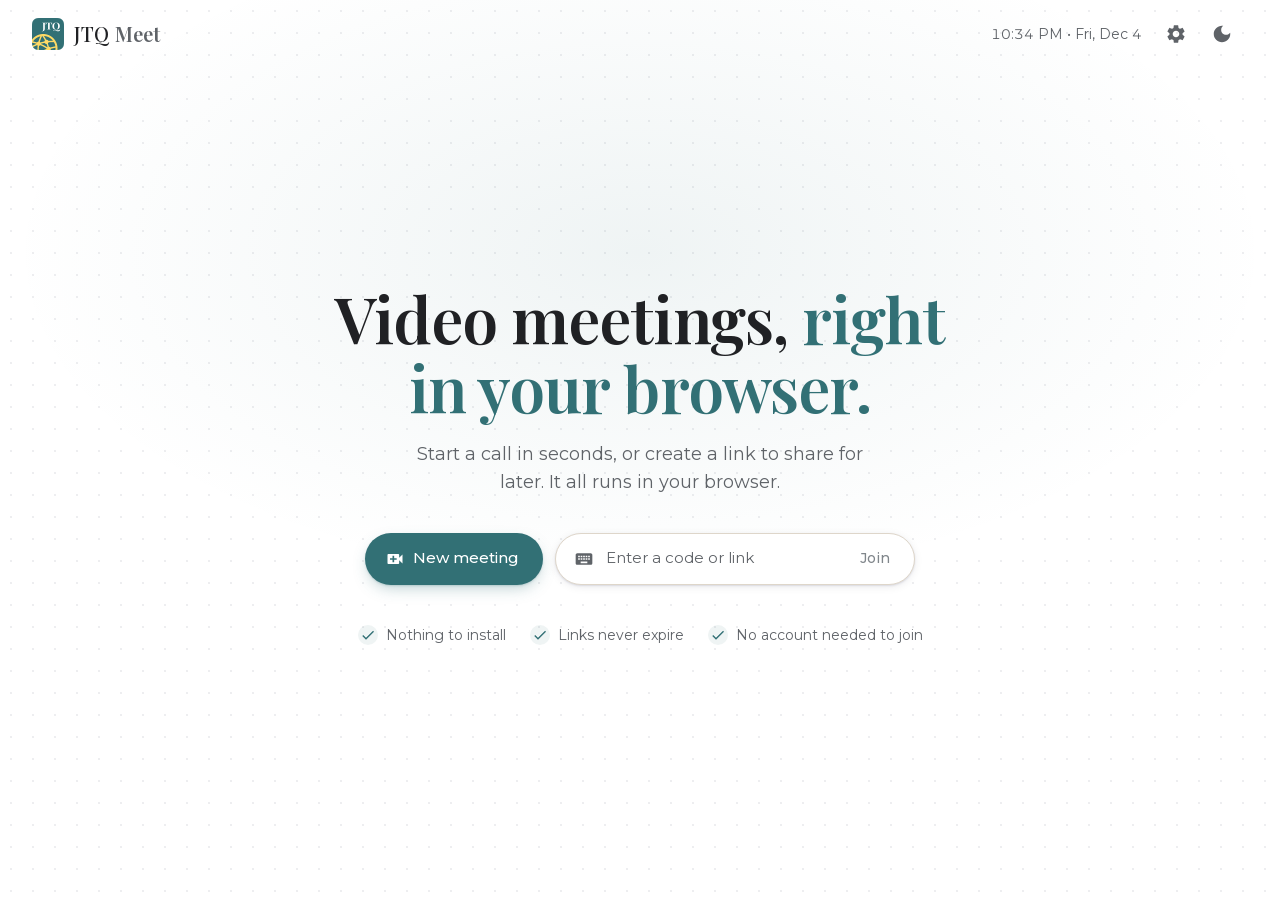
<file: index.html>
<!doctype html>
<html lang="en">
  <head>
    <meta charset="UTF-8" />
    <meta name="viewport" content="width=device-width, initial-scale=1.0, viewport-fit=cover" />
    <meta name="color-scheme" content="light dark" />
    <meta name="theme-color" media="(prefers-color-scheme: light)" content="#ffffff" />
    <meta name="theme-color" media="(prefers-color-scheme: dark)" content="#202124" />
    <meta name="description" content="JTQ Meet — video meetings in your browser. No downloads, just a link you can share." />
    <title>JTQ Meet</title>
    <link rel="icon" href="/favicon.ico" sizes="16x16 32x32 48x48" />
    <link rel="icon" href="/favicon-32.png" type="image/png" sizes="32x32" />
    <link rel="icon" href="/favicon-16.png" type="image/png" sizes="16x16" />
    <link rel="apple-touch-icon" href="/apple-touch-icon.png" />
    <link rel="manifest" href="/manifest.json" />
    <link rel="preload" href="/assets/playfair-latin-wght.woff2" as="font" type="font/woff2" crossorigin />
    <link rel="preload" href="/assets/montserrat-latin-wght.woff2" as="font" type="font/woff2" crossorigin />
    <script>
      // Apply the saved theme before first paint to avoid a flash.
      (function () {
        try {
          var t = (localStorage.getItem('pm.theme') || '').replace(/"/g, '');
          if (t === 'light' || t === 'dark') document.documentElement.dataset.theme = t;
        } catch (e) { /* private mode */ }
      })();
    </script>
    <script src="https://js.puter.com/v2/"></script>
    <script type="module" crossorigin src="/assets/jtqmeet.js"></script>
    <link rel="stylesheet" href="/assets/jtqmeet.css">
  </head>
  <body>
    <div id="app" class="app"></div>
    <div id="toasts" class="toasts" role="status" aria-live="polite"></div>
  </body>
</html>
</file>
<file: assets/jtqmeet.css>
@font-face{font-family:"Montserrat Variable";font-style:normal;font-display:swap;font-weight:400 700;src:url(/assets/montserrat-latin-wght.woff2) format("woff2-variations")}
@font-face{font-family:"Playfair Display Variable";font-style:normal;font-display:swap;font-weight:500 700;src:url(/assets/playfair-latin-wght.woff2) format("woff2-variations")}
@font-face{font-family:Inter Variable;font-style:normal;font-display:swap;font-weight:100 900;src:url(/assets/inter-cyrillic-ext-wght-normal-BOeWTOD4.woff2) format("woff2-variations");unicode-range:U+0460-052F,U+1C80-1C8A,U+20B4,U+2DE0-2DFF,U+A640-A69F,U+FE2E-FE2F}@font-face{font-family:Inter Variable;font-style:normal;font-display:swap;font-weight:100 900;src:url(/assets/inter-cyrillic-wght-normal-DqGufNeO.woff2) format("woff2-variations");unicode-range:U+0301,U+0400-045F,U+0490-0491,U+04B0-04B1,U+2116}@font-face{font-family:Inter Variable;font-style:normal;font-display:swap;font-weight:100 900;src:url(/assets/inter-greek-ext-wght-normal-DlzME5K_.woff2) format("woff2-variations");unicode-range:U+1F00-1FFF}@font-face{font-family:Inter Variable;font-style:normal;font-display:swap;font-weight:100 900;src:url(/assets/inter-greek-wght-normal-CkhJZR-_.woff2) format("woff2-variations");unicode-range:U+0370-0377,U+037A-037F,U+0384-038A,U+038C,U+038E-03A1,U+03A3-03FF}@font-face{font-family:Inter Variable;font-style:normal;font-display:swap;font-weight:100 900;src:url(/assets/inter-vietnamese-wght-normal-CBcvBZtf.woff2) format("woff2-variations");unicode-range:U+0102-0103,U+0110-0111,U+0128-0129,U+0168-0169,U+01A0-01A1,U+01AF-01B0,U+0300-0301,U+0303-0304,U+0308-0309,U+0323,U+0329,U+1EA0-1EF9,U+20AB}@font-face{font-family:Inter Variable;font-style:normal;font-display:swap;font-weight:100 900;src:url(/assets/inter-latin-ext-wght-normal-DO1Apj_S.woff2) format("woff2-variations");unicode-range:U+0100-02BA,U+02BD-02C5,U+02C7-02CC,U+02CE-02D7,U+02DD-02FF,U+0304,U+0308,U+0329,U+1D00-1DBF,U+1E00-1E9F,U+1EF2-1EFF,U+2020,U+20A0-20AB,U+20AD-20C0,U+2113,U+2C60-2C7F,U+A720-A7FF}@font-face{font-family:Inter Variable;font-style:normal;font-display:swap;font-weight:100 900;src:url(/assets/inter-latin-wght-normal-Dx4kXJAl.woff2) format("woff2-variations");unicode-range:U+0000-00FF,U+0131,U+0152-0153,U+02BB-02BC,U+02C6,U+02DA,U+02DC,U+0304,U+0308,U+0329,U+2000-206F,U+20AC,U+2122,U+2191,U+2193,U+2212,U+2215,U+FEFF,U+FFFD}:root{color-scheme:light;--brand: #327075;--accent: #327075;--accent-hover: #3e848b;--accent-soft: rgba(50, 112, 117, .08);--accent-contrast: #ffffff;--danger: #ea4335;--danger-hover: #d33427;--danger-soft: rgba(234, 67, 53, .12);--danger-contrast: #ffffff;--danger-text: #c5221f;--success: #34a853;--warning: #f9ab00;--stage-accent: #8fb3b6;--stage-accent-ink: #1d3d40;--bg: #ffffff;--bg-subtle: #f7f2eb;--surface: #ffffff;--surface-2: #f0eae1;--surface-3: #e7dfd4;--surface-raised: #ffffff;--backdrop: rgba(32, 33, 36, .5);--stage-bg: #202124;--stage-tile: #3c4043;--stage-text: #e8eaed;--stage-muted: #9aa0a6;--stage-control: rgba(255, 255, 255, .1);--stage-control-hover: rgba(255, 255, 255, .18);--stage-border: rgba(255, 255, 255, .12);--text: #202124;--text-secondary: #5f6368;--text-tertiary: #80868b;--border: #ded6ca;--border-strong: #bdb4a7;--shadow-1: 0 1px 2px rgba(9, 14, 46, .1), 0 2px 8px rgba(9, 14, 46, .08);--shadow-2: 0 2px 6px rgba(9, 14, 46, .12), 0 8px 24px rgba(9, 14, 46, .12);--shadow-3: 0 4px 12px rgba(9, 14, 46, .14), 0 16px 48px rgba(9, 14, 46, .18);--radius-sm: 8px;--radius-md: 16px;--radius-lg: 20px;--radius-xl: 28px;--radius-pill: 999px;--control-size: 48px;--panel-width: 360px;--ease: cubic-bezier(.2, 0, 0, 1);--dur-fast: .12s;--dur: .2s;--dur-slow: .32s;--font: "Montserrat Variable", "Inter Variable", "Segoe UI", system-ui, -apple-system, Roboto, "Helvetica Neue", sans-serif}:root[data-theme=dark]{color-scheme:dark;--accent: #83b6ba;--accent-hover: #9bc9cd;--accent-soft: rgba(131, 182, 186, .15);--accent-contrast: #0f2a2d;--danger: #f28b82;--danger-hover: #f6aea9;--danger-soft: rgba(242, 139, 130, .15);--danger-contrast: #202124;--danger-text: #f28b82;--success: #81c995;--warning: #fdd663;--bg: #202124;--bg-subtle: #202124;--surface: #292a2d;--surface-2: #3c4043;--surface-3: #44474b;--surface-raised: #303134;--backdrop: rgba(0, 0, 0, .6);--stage-bg: #17181b;--stage-tile: #303134;--text: #e8eaed;--text-secondary: #9aa0a6;--text-tertiary: #80868b;--border: #3c4043;--border-strong: #5f6368;--shadow-1: 0 1px 2px rgba(0, 0, 0, .4), 0 2px 8px rgba(0, 0, 0, .28);--shadow-2: 0 2px 6px rgba(0, 0, 0, .45), 0 8px 24px rgba(0, 0, 0, .32);--shadow-3: 0 4px 12px rgba(0, 0, 0, .5), 0 16px 48px rgba(0, 0, 0, .4)}@media(prefers-color-scheme:dark){:root:not([data-theme]){color-scheme:dark;--accent: #83b6ba;--accent-hover: #9bc9cd;--accent-soft: rgba(131, 182, 186, .15);--accent-contrast: #0f2a2d;--danger: #f28b82;--danger-hover: #f6aea9;--danger-soft: rgba(242, 139, 130, .15);--danger-contrast: #202124;--danger-text: #f28b82;--success: #81c995;--warning: #fdd663;--bg: #202124;--bg-subtle: #202124;--surface: #292a2d;--surface-2: #3c4043;--surface-3: #44474b;--surface-raised: #303134;--backdrop: rgba(0, 0, 0, .6);--stage-bg: #17181b;--stage-tile: #303134;--text: #e8eaed;--text-secondary: #9aa0a6;--text-tertiary: #80868b;--border: #3c4043;--border-strong: #5f6368;--shadow-1: 0 1px 2px rgba(0, 0, 0, .4), 0 2px 8px rgba(0, 0, 0, .28);--shadow-2: 0 2px 6px rgba(0, 0, 0, .45), 0 8px 24px rgba(0, 0, 0, .32);--shadow-3: 0 4px 12px rgba(0, 0, 0, .5), 0 16px 48px rgba(0, 0, 0, .4)}}*,*:before,*:after{box-sizing:border-box}html,body{margin:0;padding:0;height:100%}body{font-family:var(--font);font-size:14px;line-height:1.5;color:var(--text);background:var(--bg);-webkit-font-smoothing:antialiased;overflow:hidden}.app{height:100%;height:100dvh}button{font:inherit;color:inherit;border:none;background:none;cursor:pointer;padding:0}input,select,textarea{font:inherit;color:inherit}img,video{max-width:100%;display:block}:focus-visible{outline:2px solid var(--accent);outline-offset:2px}::selection{background:var(--accent-soft)}@media(prefers-reduced-motion:reduce){*,*:before,*:after{animation-duration:.01ms!important;animation-iteration-count:1!important;transition-duration:.01ms!important}}.btn{display:inline-flex;align-items:center;justify-content:center;gap:8px;padding:0 24px;height:48px;border-radius:var(--radius-pill);font-weight:500;font-size:15px;white-space:nowrap;transition:background var(--dur-fast) var(--ease),box-shadow var(--dur-fast) var(--ease);user-select:none}.btn:disabled{opacity:.5;cursor:default;pointer-events:none}.btn svg{width:20px;height:20px;flex:none}.btn-primary{background:var(--accent);color:var(--accent-contrast)}.btn-primary:hover{background:var(--accent-hover);box-shadow:var(--shadow-1)}.btn-tonal{background:var(--accent-soft);color:var(--accent)}.btn-tonal:hover{background:var(--accent-soft);filter:brightness(.97)}.btn-outline{background:transparent;color:var(--accent);border:1px solid var(--border)}.btn-outline:hover{background:var(--accent-soft)}.btn-text{background:transparent;color:var(--accent);padding:0 16px}.btn-text:hover{background:var(--accent-soft)}.btn-danger{background:var(--danger);color:#fff}.btn-danger:hover{background:var(--danger-hover)}.icon-btn{display:inline-flex;align-items:center;justify-content:center;width:40px;height:40px;border-radius:50%;color:var(--text-secondary);transition:background var(--dur-fast) var(--ease);flex:none}.icon-btn:hover{background:var(--surface-2)}.icon-btn svg{width:22px;height:22px}.text-field{display:flex;align-items:center;gap:10px;height:48px;padding:0 16px;border:1px solid var(--border-strong);border-radius:var(--radius-sm);background:var(--surface);transition:border-color var(--dur-fast) var(--ease),box-shadow var(--dur-fast) var(--ease)}.text-field:focus-within{border-color:var(--accent);box-shadow:0 0 0 1px var(--accent)}.text-field input{border:none;outline:none;background:none;flex:1;min-width:0;font-size:15px}.text-field input::placeholder{color:var(--text-secondary)}.text-field svg{width:20px;height:20px;color:var(--text-secondary);flex:none}.select-field{display:flex;align-items:center;gap:10px;min-width:0}.select-field svg{width:18px;height:18px;color:var(--text-secondary);flex:none}.select-field select{flex:1;min-width:0;height:40px;padding:0 10px;border-radius:var(--radius-sm);border:1px solid var(--border);background:var(--surface);color:var(--text);cursor:pointer}.avatar{display:inline-flex;align-items:center;justify-content:center;border-radius:50%;color:#fff;font-weight:500;user-select:none;flex:none}.toasts{position:fixed;left:50%;bottom:calc(96px + env(safe-area-inset-bottom,0px));transform:translate(-50%);display:flex;flex-direction:column;align-items:center;gap:8px;z-index:1000;pointer-events:none;width:max-content;max-width:min(90vw,480px)}.toast{background:var(--surface-raised);color:var(--text);border-radius:var(--radius-sm);box-shadow:var(--shadow-2);padding:12px 20px;font-size:14px;display:flex;align-items:center;gap:10px;animation:toast-in var(--dur) var(--ease);pointer-events:none;max-width:100%}.toast svg{width:18px;height:18px;flex:none;color:var(--accent)}.toast .toast-text{min-width:0;overflow-wrap:anywhere}.toast.clickable{pointer-events:auto;cursor:pointer;font:inherit;font-size:14px;text-align:left;border:1px solid var(--border);transition:background var(--dur-fast) var(--ease),transform var(--dur-fast) var(--ease)}.toast.clickable:hover{background:var(--surface-2);transform:translateY(-1px)}.toast.clickable:focus-visible{outline:2px solid var(--accent);outline-offset:2px}.toast.leaving{animation:toast-out var(--dur) var(--ease) forwards}@media(max-width:820px){.toasts{bottom:calc(132px + env(safe-area-inset-bottom,0px))}}@keyframes toast-in{0%{opacity:0;transform:translateY(12px)}to{opacity:1;transform:translateY(0)}}@keyframes toast-out{0%{opacity:1}to{opacity:0;transform:translateY(8px)}}.scroll{overflow-y:auto;scrollbar-width:thin;scrollbar-color:var(--border-strong) transparent}.scroll::-webkit-scrollbar{width:8px}.scroll::-webkit-scrollbar-thumb{background:var(--border-strong);border-radius:4px}.home{height:100%;display:flex;flex-direction:column;background:radial-gradient(900px 480px at 50% 28%,var(--accent-soft),transparent 70%),radial-gradient(circle,var(--home-dot) 1px,transparent 1.5px) 0 0 / 22px 22px,var(--bg)}.home-header{display:flex;align-items:center;justify-content:space-between;padding:14px 32px;flex:none}.home-brand{display:flex;align-items:center;gap:10px;font-size:20px;color:var(--text-secondary);user-select:none}.home-brand img{width:32px;height:32px}.home-brand b{color:var(--text);font-weight:500}.home-header-actions{display:flex;align-items:center;gap:6px}.home-clock{color:var(--text-secondary);font-size:14px;font-variant-numeric:tabular-nums;margin-right:8px;white-space:nowrap}.home-user{display:flex;align-items:center;gap:10px}.home-signin{height:38px;padding:0 18px}.home-user .avatar{width:34px;height:34px;font-size:15px;overflow:hidden}.home-user .avatar img{display:block;width:100%;height:100%;object-fit:cover}.home-user .avatar.is-loading{background:linear-gradient(90deg,var(--surface-3) 25%,var(--surface-2) 50%,var(--surface-3) 75%);background-size:200% 100%;animation:avatar-shimmer 1.4s linear infinite}@keyframes avatar-shimmer{0%{background-position:200% 0}to{background-position:-200% 0}}.home-main{flex:1;display:flex;align-items:center;justify-content:center;gap:clamp(48px,7vw,96px);padding:24px 48px 64px;overflow-y:auto}.home{--home-dot: rgba(9, 14, 46, .07)}:root[data-theme=dark] .home{--home-dot: rgba(255, 255, 255, .06)}@media(prefers-color-scheme:dark){:root:not([data-theme]) .home{--home-dot: rgba(255, 255, 255, .06)}}.home-hero{max-width:540px;min-width:0;animation:home-rise var(--dur-slow) var(--ease) both}.home-hero h1{font-size:clamp(34px,4.4vw,54px);font-weight:650;line-height:1.08;letter-spacing:-.035em;margin:0 0 20px;text-wrap:balance}.home-hero-accent{color:var(--accent)}.home-lede{font-size:18px;line-height:1.55;color:var(--text-secondary);margin:0 0 36px;max-width:480px;text-wrap:pretty}.home-actions{display:flex;align-items:center;gap:12px;flex-wrap:wrap}.home-actions .btn-primary{height:52px;padding:0 24px 0 20px;box-shadow:0 1px 2px #32707533,0 6px 16px -4px #32707559}.home-actions .btn-primary:hover{box-shadow:0 1px 2px #32707540,0 10px 24px -6px #32707573}.home-new{position:relative}.home-new-menu{top:calc(100% + 8px);left:0;border-radius:var(--radius-md);border:1px solid var(--border);padding:6px}.home-new-menu .menu-item{border-radius:10px;padding:12px 14px}.home-link-note{font-size:14px;color:var(--text-secondary);margin:0;max-width:440px}.home-join{flex:1;min-width:260px;max-width:360px}.home-join .text-field{height:52px;padding:0 6px 0 18px;border-radius:var(--radius-pill);border-color:var(--border);background:var(--surface);box-shadow:var(--shadow-1)}.home-join .text-field:focus-within{border-color:var(--accent);box-shadow:0 0 0 3px var(--accent-soft)}.home-join-btn{height:40px;padding:0 18px;font-size:14px;background:var(--accent-soft);color:var(--accent)}.home-join-btn:hover{background:var(--accent);color:var(--accent-contrast)}.home-join-btn:disabled{background:transparent;color:var(--text-tertiary);opacity:1}.home-features{list-style:none;display:flex;flex-wrap:wrap;gap:10px 24px;margin:40px 0 0;padding:0;color:var(--text-secondary);font-size:14px}.home-features li{display:flex;align-items:center;gap:8px}.home-features svg{width:16px;height:16px;padding:2px;border-radius:50%;background:var(--accent-soft);color:var(--accent);flex:none;box-sizing:content-box}.home-hero:only-child{max-width:720px;margin-block:auto;text-align:center}.home-hero:only-child h1{font-size:clamp(36px,5.4vw,64px)}.home-hero:only-child .home-lede{margin-left:auto;margin-right:auto}.home-hero:only-child .home-actions,.home-hero:only-child .home-features{justify-content:center}.home-hero .home-art-hint{margin:28px 0 0;max-width:none}.home-hero:only-child .home-art-hint{justify-content:center}@keyframes home-rise{0%{opacity:0;transform:translateY(12px)}}@media(max-height:640px){.home-main{align-items:flex-start}}@media(max-width:900px){.home-main{flex-direction:column;gap:40px;justify-content:flex-start;align-items:center;padding:32px 24px 48px}.home-hero{text-align:center}.home-lede{margin-left:auto;margin-right:auto}.home-actions,.home-features{justify-content:center}}@media(max-width:520px){.home-header{padding:10px 12px 10px 16px;gap:8px}.home-header-actions{gap:0}.home-brand{gap:8px;font-size:18px}.home-brand img{width:28px;height:28px}.home-signin{padding:0 14px;margin-left:4px}.home-clock{display:none}.home-actions{flex-direction:column;align-items:stretch}.home-join{max-width:none;min-width:0}.home-actions .btn-primary{width:100%}.home-features{flex-direction:column;align-items:center}}.home-agenda{flex:none;width:min(44vw,460px);min-width:0;align-self:stretch;display:flex;flex-direction:column;justify-content:center}.agenda{display:flex;flex-direction:column;background:var(--surface);border:1px solid var(--border);border-radius:var(--radius-lg);box-shadow:var(--shadow-1);overflow:hidden;max-height:min(640px,calc(100vh - 160px))}.agenda-head{display:flex;align-items:center;justify-content:space-between;gap:8px;padding:16px 12px 8px 20px}.agenda-heading{display:flex;align-items:baseline;gap:10px;min-width:0}.agenda-title{font-size:20px;font-weight:500;margin:0;white-space:nowrap}.agenda-subtitle{color:var(--text-secondary);font-size:14px;white-space:nowrap;overflow:hidden;text-overflow:ellipsis}.agenda-nav{display:flex;align-items:center;gap:2px;flex:none}.agenda-today{height:36px;padding:0 12px;font-size:14px}.agenda-today:disabled{opacity:.45}.agenda-nav .icon-btn{width:36px;height:36px}.agenda-strip{display:grid;grid-template-columns:repeat(7,1fr);gap:2px;padding:0 12px 12px;border-bottom:1px solid var(--border)}.agenda-day{display:flex;flex-direction:column;align-items:center;gap:2px;padding:6px 0 4px;border-radius:var(--radius-sm);color:var(--text-secondary);transition:background var(--dur-fast) var(--ease)}.agenda-day:hover{background:var(--surface-2)}.agenda-day:focus-visible{outline:2px solid var(--accent);outline-offset:1px}.agenda-dow{font-size:11px;font-weight:500;letter-spacing:.4px;text-transform:uppercase}.agenda-dom{display:inline-flex;align-items:center;justify-content:center;width:32px;height:32px;border-radius:50%;font-size:15px;color:var(--text);transition:background var(--dur-fast) var(--ease),color var(--dur-fast) var(--ease)}.agenda-day.is-today .agenda-dow,.agenda-day.is-today .agenda-dom{color:var(--accent);font-weight:600}.agenda-day.is-selected .agenda-dom{background:var(--accent);color:var(--accent-contrast);font-weight:500}.agenda-dot{width:5px;height:5px;border-radius:50%;background:transparent}.agenda-day.has-meetings .agenda-dot{background:var(--accent)}.agenda-day.is-selected.has-meetings .agenda-dot{background:var(--text-secondary)}.agenda-body{flex:1;min-height:132px;overflow-y:auto;padding:12px 12px 4px;scrollbar-width:thin}.agenda-section+.agenda-section{margin-top:10px}.agenda-section-title{font-size:12px;font-weight:500;letter-spacing:.3px;text-transform:uppercase;color:var(--text-tertiary);margin:4px 8px 6px}.agenda-list{list-style:none;margin:0;padding:0;display:flex;flex-direction:column;gap:8px}.agenda-item{display:flex;align-items:center;gap:12px;padding:12px 12px 12px 16px;border-radius:var(--radius-md);background:var(--surface-2)}.agenda-item.is-now{background:var(--accent-soft)}.agenda-item.is-past{background:transparent;border:1px dashed var(--border)}.agenda-item.is-past .agenda-item-main{opacity:.7}.agenda-item-main{flex:1;min-width:0;display:flex;flex-direction:column;gap:2px}.agenda-item-time{display:flex;align-items:center;gap:8px;font-size:13px;color:var(--text-secondary);white-space:nowrap;min-width:0}.agenda-badge{display:inline-flex;align-items:center;height:18px;padding:0 7px;border-radius:var(--radius-pill);background:var(--surface-3);color:var(--text);font-size:11px;font-weight:500;letter-spacing:.2px}.agenda-badge.is-now{background:var(--accent);color:var(--accent-contrast)}.agenda-item-title{font-size:15px;font-weight:500;color:var(--text);overflow:hidden;text-overflow:ellipsis;white-space:nowrap}.agenda-item-meta{font-size:12px;color:var(--text-tertiary)}.agenda-join{height:36px;padding:0 14px;font-size:14px;flex:none;text-decoration:none}.agenda-join svg{width:18px;height:18px}.agenda-empty{display:flex;flex-direction:column;align-items:flex-start;gap:10px;padding:12px 8px 16px}.agenda-empty-title{font-size:15px;color:var(--text);margin:0}.agenda-empty-hint{font-size:13px;color:var(--text-secondary);margin:0;max-width:380px}.agenda-open-calendar{height:40px;padding:0 18px;font-size:14px}.agenda-next{display:flex;align-items:center;gap:12px;width:100%;text-align:left;padding:10px 10px 10px 14px;border-radius:var(--radius-md);background:var(--surface-2);color:var(--text);transition:background var(--dur-fast) var(--ease)}.agenda-next:hover{background:var(--surface-3)}.agenda-next svg{width:20px;height:20px;color:var(--text-secondary);flex:none;margin-left:auto}.agenda-next-label{font-size:11px;font-weight:600;letter-spacing:.4px;text-transform:uppercase;color:var(--accent);flex:none}.agenda-next-body{display:flex;flex-direction:column;gap:1px;min-width:0}.agenda-next-when{font-size:12px;color:var(--text-secondary);white-space:nowrap}.agenda-next-title{font-size:14px;font-weight:500;overflow:hidden;text-overflow:ellipsis;white-space:nowrap}.agenda-item.is-skeleton{pointer-events:none}.agenda-item.is-skeleton .agenda-item-time,.agenda-item.is-skeleton .agenda-item-title,.agenda-item.is-skeleton .agenda-join{border-radius:6px;background:linear-gradient(90deg,var(--surface-3) 25%,var(--surface-2) 50%,var(--surface-3) 75%);background-size:200% 100%;animation:agenda-shimmer 1.4s linear infinite}.agenda-item.is-skeleton .agenda-item-time{height:12px;width:38%}.agenda-item.is-skeleton .agenda-item-title{height:16px;width:70%;margin-top:4px}.agenda-item.is-skeleton .agenda-join{width:72px;border-radius:var(--radius-pill)}@keyframes agenda-shimmer{0%{background-position:200% 0}to{background-position:-200% 0}}.agenda-foot{display:flex;align-items:center;gap:10px;padding:6px 8px 6px 20px;border-top:1px solid var(--border);font-size:12px;color:var(--text-tertiary)}.agenda-source{display:inline-flex;align-items:center;gap:6px}.agenda-source svg{width:16px;height:16px}.agenda-status{flex:1;min-width:0;overflow:hidden;text-overflow:ellipsis;white-space:nowrap;text-align:right}.agenda-refresh{width:32px;height:32px}.agenda-refresh svg{width:18px;height:18px}.agenda-refresh.is-spinning svg{animation:agenda-spin .9s linear infinite}@keyframes agenda-spin{to{transform:rotate(360deg)}}.home-art-hint{display:flex;align-items:flex-start;gap:8px;max-width:320px;margin:14px auto 0;text-align:left;color:var(--text-tertiary);font-size:13px;line-height:1.4}.home-art-hint svg{width:16px;height:16px;flex:none;margin-top:1px}@media(max-width:900px){.home-agenda{width:100%;max-width:560px}.agenda{max-height:none}.agenda-body{overflow:visible}}@media(max-width:520px){.agenda-head{padding:12px 8px 6px 16px}.agenda-subtitle{display:none}.agenda-item{padding:10px 10px 10px 14px}.agenda-join{padding:0 12px}}.prejoin{height:100%;display:flex;flex-direction:column;background:var(--bg)}.prejoin-main{flex:1;display:flex;align-items:center;justify-content:center;gap:48px;padding:16px 48px 48px;overflow-y:auto}.prejoin-preview{flex:1;max-width:740px;min-width:0}.prejoin-video{position:relative;aspect-ratio:16 / 9;border-radius:var(--radius-md);background:var(--stage-bg);overflow:hidden;box-shadow:var(--shadow-1)}.prejoin-video video{width:100%;height:100%;object-fit:cover;transform:scaleX(-1)}.prejoin-video .video-off-note{position:absolute;inset:0;display:flex;align-items:center;justify-content:center;color:#e8eaed;font-size:20px;text-align:center;padding:0 24px}.prejoin-name-tag{position:absolute;top:12px;left:16px;color:#fff;font-size:14px;text-shadow:0 1px 3px rgba(0,0,0,.7);z-index:2;max-width:calc(100% - 32px);overflow:hidden;text-overflow:ellipsis;white-space:nowrap}.prejoin-video-controls{position:absolute;bottom:12px;left:0;right:0;width:fit-content;margin-inline:auto;display:flex;justify-content:center;gap:10px;z-index:2;padding:6px 10px;border-radius:var(--radius-pill);background:#20212499;backdrop-filter:blur(12px);-webkit-backdrop-filter:blur(12px)}.prejoin-video-controls .round-ctl{background:transparent;border-color:transparent}.prejoin-video-controls .round-ctl:hover:not(.off):not(.active){background:var(--stage-control-hover)}.prejoin-devices{display:flex;gap:10px;margin-top:14px}.prejoin-devices .select-field{flex:1}.prejoin-side{width:380px;flex:none;display:flex;flex-direction:column;align-items:center;text-align:center;gap:10px}.prejoin-side h1{font-size:26px;font-weight:400;margin:0}.prejoin-side .prejoin-sub{color:var(--text-secondary);margin:0 0 8px;overflow-wrap:anywhere}.prejoin-side .text-field{width:100%}.prejoin-side .btn{margin-top:10px;min-width:200px}.prejoin-error{color:var(--danger-text);font-size:13px;min-height:18px;margin:0}.prejoin-back{margin-top:4px}.prejoin-wait-actions{display:flex;flex-wrap:wrap;justify-content:center;gap:0 4px}.prejoin-side .prejoin-wait-actions .btn{min-width:0;margin-top:4px}.round-ctl{width:var(--control-size);height:var(--control-size);border-radius:50%;display:inline-flex;align-items:center;justify-content:center;color:#fff;background:var(--stage-control);border:1px solid rgba(255,255,255,.4);transition:background var(--dur-fast) var(--ease),border-color var(--dur-fast) var(--ease);flex:none;position:relative}.round-ctl:hover{background:var(--stage-control-hover)}.round-ctl svg{width:22px;height:22px}.round-ctl.off{background:var(--danger);border-color:transparent}.round-ctl.off:hover{background:var(--danger-hover)}.round-ctl.active{background:var(--stage-accent);border-color:transparent;color:var(--stage-accent-ink)}.round-ctl:disabled{opacity:.4;cursor:default}@media(max-height:700px){.prejoin-main{align-items:flex-start}}@media(max-width:900px){.prejoin-main{flex-direction:column;gap:24px;padding:12px 20px 32px;justify-content:flex-start;align-items:center}.prejoin-preview{width:100%;max-width:640px}.prejoin-side{width:100%;max-width:480px}}@media(max-width:520px){.prejoin-devices{flex-direction:column}}.meeting{height:100%;display:flex;flex-direction:column;background:var(--stage-bg);color:var(--stage-text);position:relative}.meeting-body{flex:1;display:flex;min-height:0;position:relative}.stage{flex:1;min-width:0;position:relative;padding:16px}.meeting-bar :focus-visible,.tile :focus-visible,.reactions-layer :focus-visible{outline-color:var(--stage-accent)}.grid{position:absolute;inset:16px}.tile{position:absolute;border-radius:var(--radius-md);background:var(--stage-tile);overflow:hidden;transition:top var(--dur-slow) var(--ease),left var(--dur-slow) var(--ease),width var(--dur-slow) var(--ease),height var(--dur-slow) var(--ease)}.tile:after{content:"";position:absolute;inset:0;border-radius:inherit;border:3px solid transparent;pointer-events:none;z-index:2}.tile.speaking:after{border-color:var(--stage-accent)}.tile video{width:100%;height:100%;object-fit:cover;position:absolute;inset:0}.tile.mirrored video{transform:scaleX(-1)}.tile.fit-contain video{object-fit:contain;background:#000}.tile .tile-avatar-wrap{position:absolute;inset:0;display:flex;align-items:center;justify-content:center}.tile .avatar{width:clamp(48px,30%,120px);aspect-ratio:1;height:auto;font-size:clamp(18px,4vw,44px)}.tile-sharing-placeholder{position:absolute;inset:0;display:flex;flex-direction:column;align-items:center;justify-content:center;gap:8px;padding:16px 16px 44px;text-align:center;font-size:13px}.tile-sharing-placeholder>svg{width:32px;height:32px;flex-shrink:0;color:var(--stage-accent)}.tile-sharing-placeholder>span{color:var(--stage-muted)}.tile-name{position:absolute;left:10px;bottom:10px;display:flex;align-items:center;gap:6px;color:#fff;font-size:12.5px;padding:4px 12px;border-radius:var(--radius-pill);background:#0d0f1a8c;backdrop-filter:blur(12px);-webkit-backdrop-filter:blur(12px);z-index:3;max-width:calc(100% - 60px)}.tile-name span{overflow:hidden;text-overflow:ellipsis;white-space:nowrap}.tile-name svg{width:16px;height:16px;flex:none}.tile-name-mic{display:inline-flex;align-items:center;flex:none}.tile-badges{position:absolute;top:10px;right:10px;display:flex;gap:6px;z-index:3}.tile-badge{width:30px;height:30px;border-radius:50%;display:flex;align-items:center;justify-content:center;background:#202124a6;color:#fff}.tile-badge svg{width:16px;height:16px}.tile-badge.muted{color:#f28b82}.tile-badge.hand{background:#fdd663;color:#202124;animation:hand-bounce 1s var(--ease) infinite alternate}.tile-badge.reconnecting{width:auto;padding:0 12px;border-radius:15px;font-size:12px;font-weight:500;white-space:nowrap}.tile.reconnecting video{filter:grayscale(1) brightness(.55)}@keyframes hand-bounce{0%{transform:translateY(0)}to{transform:translateY(-3px)}}.tile-actions{position:absolute;left:50%;top:50%;transform:translate(-50%,-50%);display:flex;align-items:center;justify-content:center;gap:4px;padding:6px;border-radius:999px;background:#20212499;backdrop-filter:blur(8px);-webkit-backdrop-filter:blur(8px);opacity:0;transition:opacity var(--dur-fast) var(--ease);z-index:4}.tile:hover .tile-actions,.tile:focus-within .tile-actions{opacity:1}.tile-action{width:40px;height:40px;border-radius:50%;background:transparent;color:#fff;display:flex;align-items:center;justify-content:center}.tile-action:hover{background:#ffffff24}.tile-action.active{background:var(--stage-accent);color:var(--stage-accent-ink)}.tile-action.active:hover{background:var(--stage-accent);filter:brightness(1.08)}.tile-action svg{width:20px;height:20px}@media(hover:none){.tile-actions{inset:auto 8px 8px auto;transform:none;opacity:1;padding:4px}.tile-action{width:36px;height:36px}}.tile-reaction{position:absolute;left:50%;bottom:16%;transform:translate(-50%);font-size:clamp(28px,20%,56px);z-index:5;animation:tile-react 2.6s var(--ease) forwards;pointer-events:none}@keyframes tile-react{0%{opacity:0;transform:translate(-50%) translateY(10px) scale(.6)}12%{opacity:1;transform:translate(-50%) translateY(0) scale(1.1)}80%{opacity:1;transform:translate(-50%) translateY(-14px) scale(1)}to{opacity:0;transform:translate(-50%) translateY(-28px) scale(.9)}}.reactions-layer{position:absolute;inset:0;overflow:hidden;pointer-events:none;z-index:9}.float-emoji{position:absolute;bottom:-60px;font-size:42px;animation:float-up 3.4s ease-out forwards;will-change:transform,opacity}.float-emoji .float-name{display:block;font-size:11px;color:#fff;background:#202124b3;border-radius:8px;padding:1px 8px;text-align:center;margin-top:2px;max-width:90px;overflow:hidden;text-overflow:ellipsis;white-space:nowrap}@keyframes float-up{0%{transform:translateY(0) scale(.7);opacity:0}10%{opacity:1;transform:translateY(-8vh) scale(1)}to{transform:translateY(-72vh) scale(1.05);opacity:0}}@media(prefers-reduced-motion:reduce){.float-emoji{bottom:14vh;animation:none!important}.tile-reaction{animation:none!important}}.meeting-bar{flex:none;display:grid;grid-template-columns:1fr auto 1fr;align-items:center;gap:8px;padding:12px 16px;padding-bottom:calc(12px + env(safe-area-inset-bottom,0px));min-height:72px}.meeting-meta{display:flex;align-items:center;gap:12px;color:var(--stage-text);font-size:14px;min-width:0;white-space:nowrap}.meeting-meta .sep{width:1px;height:16px;background:var(--stage-border);flex:none}.meeting-meta .meeting-code{overflow:hidden;text-overflow:ellipsis;white-space:nowrap;color:var(--stage-muted)}.code-chip{display:inline-flex;align-items:center;gap:6px;min-width:0;padding:4px 10px;border-radius:var(--radius-pill);color:var(--stage-muted);transition:background var(--dur-fast) var(--ease),color var(--dur-fast) var(--ease)}.code-chip:hover{background:var(--stage-control);color:var(--stage-text)}.code-chip svg{width:14px;height:14px;flex:none;opacity:0;transition:opacity var(--dur-fast) var(--ease)}.code-chip:hover svg,.code-chip:focus-visible svg{opacity:1}.meeting-controls{display:flex;align-items:center;gap:10px;justify-content:center}.meeting-side-controls{display:flex;align-items:center;gap:4px;justify-content:flex-end}.bar-btn{width:44px;height:44px;border-radius:50%;display:inline-flex;align-items:center;justify-content:center;color:var(--stage-text);position:relative;transition:background var(--dur-fast) var(--ease)}.bar-btn:hover{background:var(--stage-control)}.bar-btn.panel-open,.bar-btn.active{background:var(--stage-accent);color:var(--stage-accent-ink)}.bar-btn svg{width:22px;height:22px}.bar-btn .badge{position:absolute;top:2px;right:2px;min-width:16px;height:16px;border-radius:8px;background:var(--danger);color:var(--danger-contrast);font-size:10px;font-weight:700;display:flex;align-items:center;justify-content:center;padding:0 4px}.bar-btn .badge-count{background:var(--stage-text);color:var(--stage-bg);font-weight:600}.leave-btn{width:64px;height:var(--control-size);border-radius:var(--radius-pill);background:var(--danger);color:#fff;display:inline-flex;align-items:center;justify-content:center}.leave-btn:hover{background:var(--danger-hover)}.leave-btn svg{width:24px;height:24px}.reactions-bar{position:absolute;bottom:calc(84px + env(safe-area-inset-bottom,0px));left:50%;translate:-50%;background:var(--surface-raised);border-radius:var(--radius-pill);box-shadow:var(--shadow-2);display:flex;gap:4px;padding:6px 10px;z-index:60;animation:toast-in var(--dur) var(--ease);max-width:calc(100vw - 24px);overflow-x:auto}.reactions-bar button{font-size:24px;width:44px;height:44px;border-radius:50%;transition:transform var(--dur-fast) var(--ease),background var(--dur-fast) var(--ease)}.reactions-bar button:hover{transform:scale(1.2);background:var(--surface-2)}.menu{position:absolute;background:var(--surface-raised);color:var(--text);border-radius:var(--radius-sm);box-shadow:var(--shadow-2);padding:8px 0;min-width:240px;z-index:60;animation:toast-in var(--dur-fast) var(--ease)}.menu-above-bar{bottom:calc(84px + env(safe-area-inset-bottom,0px))}.menu-item{display:flex;align-items:center;gap:14px;width:100%;padding:12px 18px;text-align:left;font-size:14px;color:var(--text)}.menu-item:hover{background:var(--surface-2)}.menu-item svg{width:20px;height:20px;color:var(--text-secondary);flex:none}.menu-sep{border:none;border-top:1px solid var(--border);margin:8px 0}.dialog-backdrop{position:fixed;inset:0;background:var(--backdrop);display:flex;align-items:center;justify-content:center;z-index:100;padding:20px}.dialog:focus-visible{outline:none}.dialog{background:var(--surface-raised);color:var(--text);border-radius:var(--radius-xl);box-shadow:var(--shadow-3);width:min(520px,100%);max-height:min(640px,90vh);display:flex;flex-direction:column;animation:dialog-in var(--dur) var(--ease)}@keyframes dialog-in{0%{opacity:0;transform:translateY(16px) scale(.98)}to{opacity:1;transform:none}}.dialog-header{display:flex;align-items:center;justify-content:space-between;padding:20px 24px 8px}.dialog-header h2{font-size:20px;font-weight:400;margin:0}.dialog-body{padding:8px 24px 24px;overflow-y:auto;display:flex;flex-direction:column;gap:18px}.dialog-body .field-label{display:block;font-size:12px;font-weight:500;color:var(--text-secondary);margin-bottom:6px}.dialog-body .select-field select{height:44px}.nickname-form{display:flex;flex-direction:column;gap:10px}.nickname-form .btn{align-self:flex-start}.nickname-hint{margin:0;color:var(--text-secondary);font-size:13px}.toggle-field{display:flex;align-items:center;justify-content:space-between;gap:16px;cursor:pointer}.toggle-text{display:flex;flex-direction:column;gap:2px}.toggle-title{font-size:14px;color:var(--text)}.toggle-sub{font-size:12px;color:var(--text-secondary)}.switch{appearance:none;flex:none;width:40px;height:22px;margin:0;border-radius:var(--radius-pill);background:var(--border-strong);cursor:pointer;position:relative;transition:background .15s ease}.switch:before{content:"";position:absolute;top:3px;left:3px;width:16px;height:16px;border-radius:50%;background:var(--surface);box-shadow:var(--shadow-1);transition:transform .15s ease}.switch:checked{background:var(--accent)}.switch:checked:before{transform:translate(18px)}.switch:disabled{opacity:.5;cursor:default}.switch:focus-visible{outline:2px solid var(--accent);outline-offset:2px}.effects-dialog{width:min(560px,100%)}.bg-preview{position:relative;aspect-ratio:16 / 9;border-radius:var(--radius-md);overflow:hidden;background:var(--stage-tile);flex:none}.bg-preview video{width:100%;height:100%;object-fit:cover;transform:scaleX(-1);display:block}.bg-preview-note{position:absolute;inset:0;display:flex;align-items:center;justify-content:center;color:var(--stage-muted);font-size:13px;padding:12px;text-align:center}.bg-grid{display:grid;grid-template-columns:repeat(4,1fr);gap:10px}.bg-tile{position:relative;aspect-ratio:16 / 10;border-radius:12px;border:2px solid var(--border);background-color:var(--surface-2);background-size:cover;background-position:center;display:flex;flex-direction:column;align-items:center;justify-content:center;gap:3px;padding:4px;color:var(--text-secondary);overflow:hidden;transition:border-color var(--dur-fast) var(--ease),box-shadow var(--dur-fast) var(--ease)}.bg-tile:hover{border-color:var(--border-strong)}.bg-tile[aria-pressed=true]{border-color:var(--accent);box-shadow:0 0 0 2px var(--accent-soft)}.bg-tile svg{width:22px;height:22px}.bg-tile .bg-tile-label{font-size:11px;line-height:1.2}@media(max-width:480px){.bg-grid{grid-template-columns:repeat(3,1fr)}}.shortcut-list{display:grid;grid-template-columns:auto 1fr;gap:8px 18px;font-size:13px;color:var(--text-secondary)}.shortcut-list kbd{background:var(--surface-2);border:1px solid var(--border);border-radius:6px;padding:1px 8px;font-family:inherit;font-size:12px;color:var(--text);justify-self:start}@media(max-width:820px){.meeting-bar{grid-template-columns:1fr;justify-items:center;gap:6px;padding:8px 8px calc(10px + env(safe-area-inset-bottom,0px))}.meeting-meta{display:none}.meeting-side-controls{justify-content:center}.stage{padding:8px}.grid{inset:8px}:root{--control-size: 44px}.reactions-bar,.menu-above-bar{bottom:calc(116px + env(safe-area-inset-bottom,0px))}}@media(max-width:480px){.meeting-controls{gap:6px}.bar-btn{width:40px;height:40px}}@media(max-width:360px){:root{--control-size: 40px}.meeting-controls{gap:4px}.bar-btn{width:36px;height:36px}.bar-btn svg{width:20px;height:20px}.leave-btn{width:52px}}.side-panel{width:var(--panel-width);flex:none;margin:16px 16px 16px 0;background:var(--surface);color:var(--text);border-radius:var(--radius-lg);display:flex;flex-direction:column;min-height:0;overflow:hidden;box-shadow:var(--shadow-1);animation:panel-in var(--dur) var(--ease)}@keyframes panel-in{0%{opacity:0;transform:translate(24px)}to{opacity:1;transform:none}}.panel-header{display:flex;align-items:center;justify-content:space-between;padding:16px 12px 8px 24px;flex:none}.panel-header h2{font-size:17px;font-weight:400;margin:0}.panel-content{flex:1;min-height:0;display:flex;flex-direction:column;position:relative}.info-panel-body{padding:8px 24px 24px;display:flex;flex-direction:column;gap:16px;overflow-y:auto}.info-panel-body h3{font-size:14px;font-weight:500;margin:0 0 4px}.info-panel-body p{margin:0;font-size:13px;color:var(--text-secondary)}.info-link-box{background:var(--surface-2);border-radius:var(--radius-sm);padding:12px 14px;font-size:13px;overflow-wrap:anywhere;color:var(--text);user-select:all}.info-link-status{display:flex;align-items:center;gap:8px;font-size:13px;font-weight:500}.info-link-dot{width:8px;height:8px;border-radius:50%;flex:none;background:var(--success)}.info-link-health[data-state=refreshing] .info-link-dot{background:var(--warning)}.info-link-health[data-state=failing] .info-link-dot{background:var(--danger)}.info-link-health[data-state=unpublished] .info-link-dot{background:var(--text-tertiary)}.info-link-health p{margin-top:6px}.people-list{flex:1;overflow-y:auto;padding:4px 8px 16px}.people-section-title{font-size:11px;font-weight:700;letter-spacing:.8px;color:var(--text-secondary);text-transform:uppercase;padding:14px 16px 6px}.person-row{display:flex;align-items:center;gap:12px;padding:8px 16px;border-radius:var(--radius-sm)}.person-row:hover{background:var(--surface-2)}.person-row .avatar{width:36px;height:36px;font-size:15px}.person-name{flex:1;min-width:0}.person-name .primary{font-size:14px;overflow:hidden;text-overflow:ellipsis;white-space:nowrap}.person-name .secondary{font-size:12px;color:var(--text-secondary)}.person-icons{display:flex;align-items:center;gap:8px;color:var(--text-secondary)}.person-icons svg{width:18px;height:18px}.person-icons .muted-ic{color:var(--danger)}.person-icons .hand-ic{color:var(--warning)}.person-icons .speaking-ic{color:var(--success)}.chat-notice{margin:8px 24px;padding:10px 14px;background:var(--surface-2);border-radius:var(--radius-sm);font-size:12px;color:var(--text-secondary);flex:none}.chat-messages{flex:1;overflow-y:auto;padding:8px 24px;display:flex;flex-direction:column;gap:2px}.chat-msg{margin-top:14px}.chat-msg.compact{margin-top:2px}.chat-msg-head{display:flex;align-items:baseline;gap:8px;margin-bottom:2px}.chat-msg-head b{font-size:13px;font-weight:500;min-width:0;overflow:hidden;text-overflow:ellipsis;white-space:nowrap}.chat-msg-head time{font-size:11px;color:var(--text-secondary);flex:none}.chat-msg-body{font-size:14px;overflow-wrap:anywhere;white-space:pre-wrap}.chat-link{color:var(--accent);text-decoration:underline;text-underline-offset:2px}.chat-link:hover{color:var(--accent-hover)}.chat-input-row{flex:none;display:flex;align-items:center;gap:4px;margin:8px 16px 16px;background:var(--surface-2);border-radius:var(--radius-pill);padding:4px 6px 4px 18px}.chat-input-row:focus-within{outline:2px solid var(--accent);outline-offset:-1px}.chat-input-row input{flex:1;min-width:0;border:none;background:none;outline:none;font-size:14px;height:40px}.chat-send{color:var(--accent)}.chat-send:disabled{color:var(--text-tertiary)}.chat-jump{position:absolute;bottom:76px;left:50%;translate:-50%;display:inline-flex;align-items:center;gap:6px;height:32px;padding:0 14px;border-radius:var(--radius-pill);background:var(--accent);color:var(--accent-contrast);font-size:12.5px;font-weight:500;box-shadow:var(--shadow-2);z-index:2;animation:toast-in var(--dur-fast) var(--ease)}.chat-jump[hidden]{display:none}.chat-jump:hover{background:var(--accent-hover)}.chat-jump svg{width:16px;height:16px;flex:none}.chat-empty{flex:1;display:flex;flex-direction:column;align-items:center;justify-content:center;gap:8px;color:var(--text-secondary);font-size:13px;text-align:center;padding:24px}.chat-empty svg{width:40px;height:40px;opacity:.5}@media(max-width:820px){.side-panel{position:absolute;inset:auto 0 0;width:100%;height:min(72vh,560px);margin:0;border-radius:var(--radius-lg) var(--radius-lg) 0 0;z-index:50;animation:sheet-in var(--dur-slow) var(--ease);box-shadow:var(--shadow-3);padding-bottom:env(safe-area-inset-bottom,0px)}@keyframes sheet-in{0%{transform:translateY(40%);opacity:0}to{transform:none;opacity:1}}}.pip-window{--control-size: 34px;height:100vh;display:flex;flex-direction:column;overflow:hidden;background:var(--stage-bg);color:var(--stage-text)}.pip-stage{flex:1;min-height:0;position:relative}.pip-grid{position:absolute;inset:6px}.pip-grid .tile-actions{display:none}.pip-grid .tile{border-radius:10px}.pip-grid .tile-name{left:6px;bottom:6px;gap:4px;padding:2px 8px;font-size:11px;max-width:calc(100% - 12px)}.pip-grid .tile-name svg{width:13px;height:13px}.pip-grid .tile-badges{top:6px;right:6px;gap:4px}.pip-grid .tile-badge{width:22px;height:22px}.pip-grid .tile-badge svg{width:13px;height:13px}.pip-grid .tile-badge.reconnecting{width:auto;padding:0 8px;font-size:10px}.pip-grid .tile .avatar{width:clamp(24px,34%,64px);font-size:clamp(11px,5vw,24px)}.pip-count{position:absolute;top:10px;left:10px;z-index:4;padding:2px 8px;border-radius:var(--radius-pill);background:#0d0f1a8c;backdrop-filter:blur(12px);-webkit-backdrop-filter:blur(12px);color:#fff;font-size:11px;font-weight:600}.pip-bar{display:flex;align-items:center;justify-content:center;gap:8px;padding:8px}.pip-bar .round-ctl svg{width:18px;height:18px}.pip-bar .leave-btn{width:52px}.pip-bar .leave-btn svg{width:20px;height:20px}.pip-source{position:fixed;left:0;bottom:0;width:1px;height:1px;opacity:0;pointer-events:none}

/* JTQ brand typography */
.home-wordmark{font-family:"Playfair Display Variable","Playfair Display",Georgia,serif;font-weight:600;letter-spacing:.01em}
.home-hero h1{font-family:"Playfair Display Variable","Playfair Display",Georgia,serif;font-weight:600;letter-spacing:-.015em}
.prejoin-side h1{font-family:"Playfair Display Variable","Playfair Display",Georgia,serif;font-weight:600}
</file>
